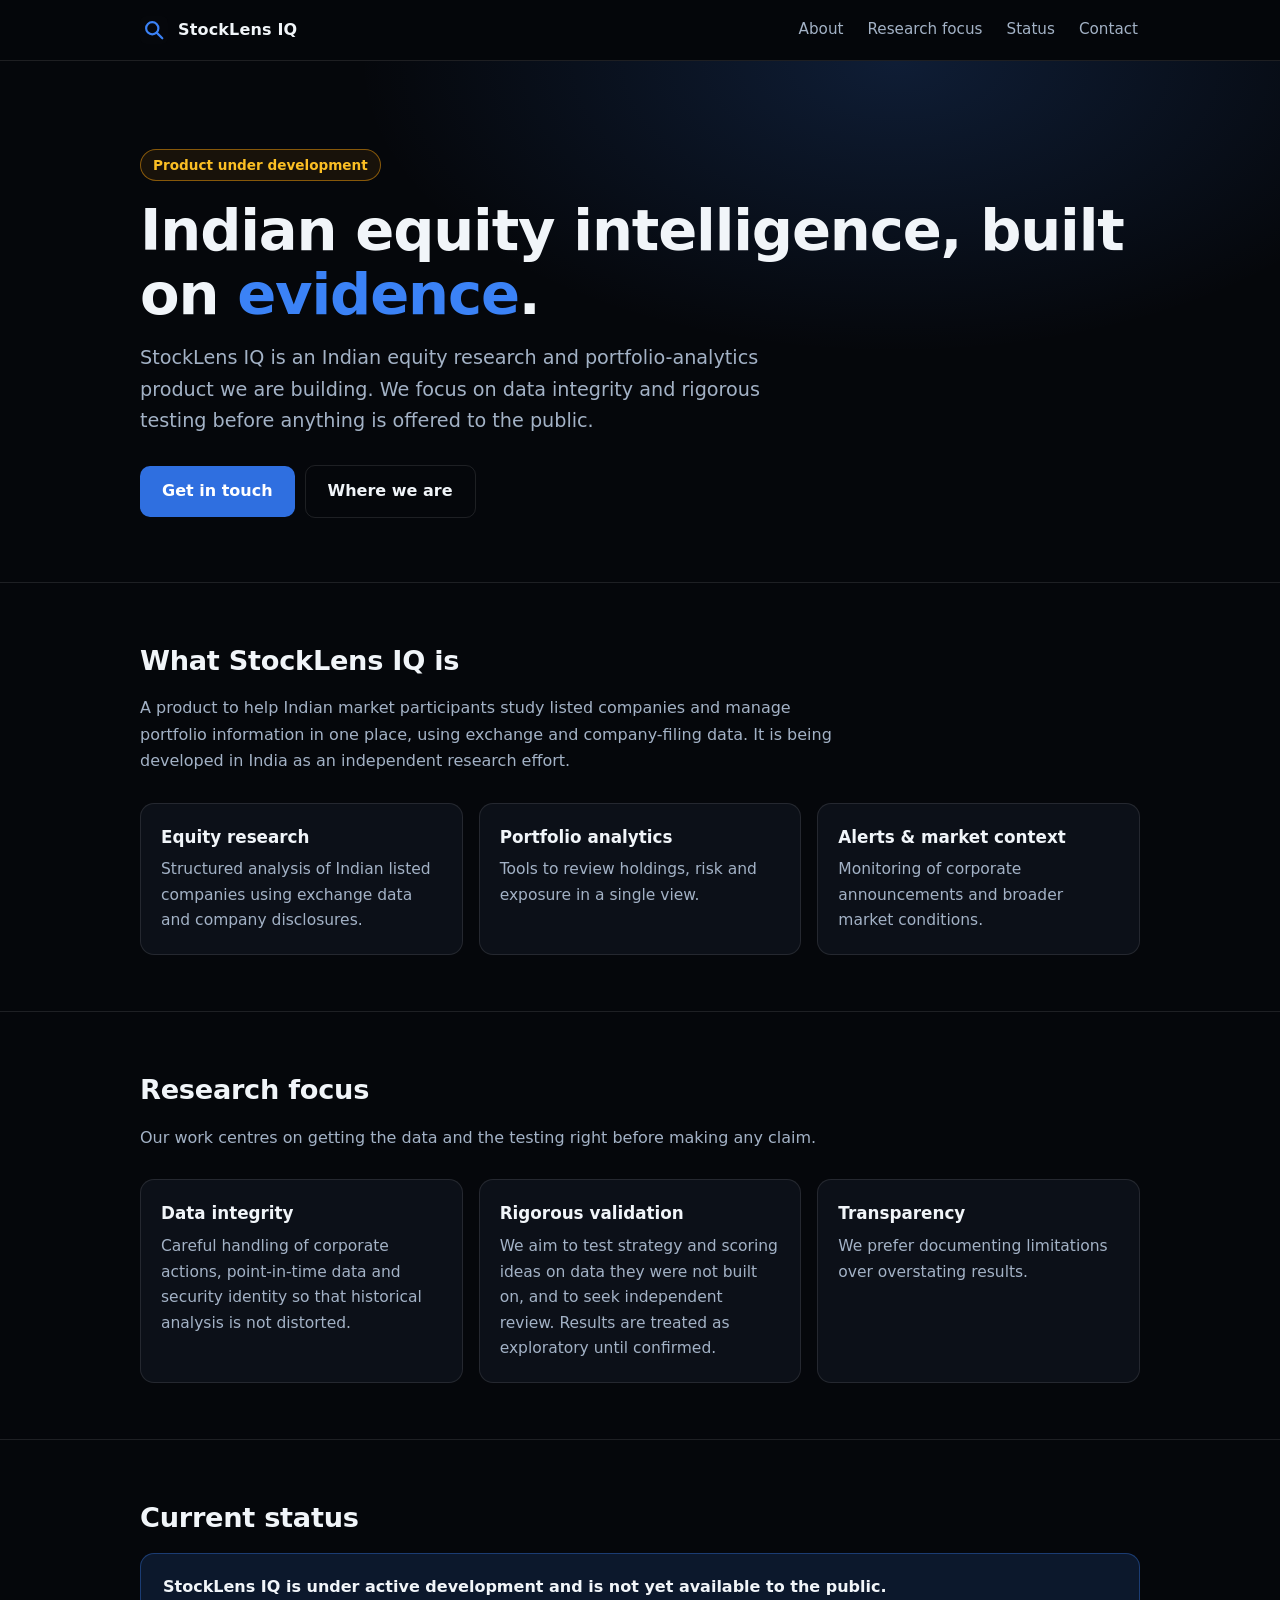
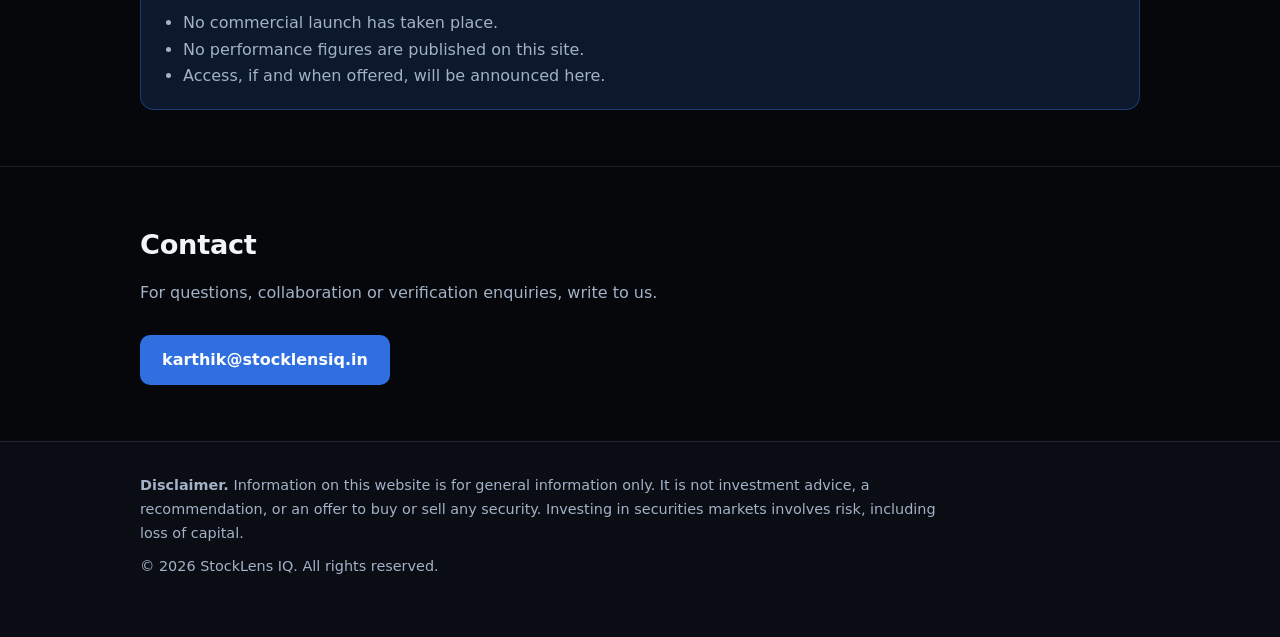
<file: index.html>
<!doctype html>
<html lang="en">
<head>
<meta charset="utf-8">
<meta name="viewport" content="width=device-width,initial-scale=1">
<title>StockLens IQ — Indian equity intelligence, in development</title>
<meta name="description" content="StockLens IQ is an Indian equity research and portfolio-analytics product currently under development. Learn about our research focus and get in touch.">
<meta name="theme-color" content="#05070b">
<link rel="icon" href="favicon.svg" type="image/svg+xml">
<link rel="canonical" href="https://stocklensiq.in/">
<meta property="og:type" content="website">
<meta property="og:title" content="StockLens IQ — Indian equity intelligence, in development">
<meta property="og:description" content="Research-first Indian equity intelligence and portfolio analytics. Product under development.">
<meta property="og:url" content="https://stocklensiq.in/">
<link rel="stylesheet" href="styles.css">
</head>
<body>
<a class="skip" href="#main">Skip to content</a>
<header class="site"><div class="wrap">
  <a class="brand" href="./"><img src="favicon.svg" alt="" width="28" height="28"><span>StockLens IQ</span></a>
  <nav aria-label="Primary"><a href="#about">About</a><a href="#focus">Research focus</a><a href="#status">Status</a><a href="#contact">Contact</a></nav>
</div></header>
<main id="main">
<div class="hero"><div class="wrap">
  <span class="badge">Product under development</span>
  <h1>Indian equity intelligence, built on <span>evidence</span>.</h1>
  <p class="lead">StockLens IQ is an Indian equity research and portfolio-analytics product we are building. We focus on data integrity and rigorous testing before anything is offered to the public.</p>
  <a class="btn" href="#contact">Get in touch</a><a class="btn ghost" href="#status">Where we are</a>
</div></div>

<section id="about"><div class="wrap">
  <h2>What StockLens IQ is</h2>
  <p class="sub">A product to help Indian market participants study listed companies and manage portfolio information in one place, using exchange and company-filing data. It is being developed in India as an independent research effort.</p>
  <div class="grid">
    <div class="card"><h3>Equity research</h3><p>Structured analysis of Indian listed companies using exchange data and company disclosures.</p></div>
    <div class="card"><h3>Portfolio analytics</h3><p>Tools to review holdings, risk and exposure in a single view.</p></div>
    <div class="card"><h3>Alerts &amp; market context</h3><p>Monitoring of corporate announcements and broader market conditions.</p></div>
  </div>
</div></section>

<section id="focus"><div class="wrap">
  <h2>Research focus</h2>
  <p class="sub">Our work centres on getting the data and the testing right before making any claim.</p>
  <div class="grid">
    <div class="card"><h3>Data integrity</h3><p>Careful handling of corporate actions, point-in-time data and security identity so that historical analysis is not distorted.</p></div>
    <div class="card"><h3>Rigorous validation</h3><p>We aim to test strategy and scoring ideas on data they were not built on, and to seek independent review. Results are treated as exploratory until confirmed.</p></div>
    <div class="card"><h3>Transparency</h3><p>We prefer documenting limitations over overstating results.</p></div>
  </div>
</div></section>

<section id="status"><div class="wrap">
  <h2>Current status</h2>
  <div class="status">
    <strong>StockLens IQ is under active development and is not yet available to the public.</strong>
    <ul>
      <li>No commercial launch has taken place.</li>
      <li>No performance figures are published on this site.</li>
      <li>Access, if and when offered, will be announced here.</li>
    </ul>
  </div>
</div></section>

<section id="contact"><div class="wrap">
  <h2>Contact</h2>
  <p class="sub">For questions, collaboration or verification enquiries, write to us.</p>
  <a class="btn" href="mailto:karthik@stocklensiq.in">karthik@stocklensiq.in</a>
</div></section>
</main>
<footer><div class="wrap">
  <p><strong>Disclaimer.</strong> Information on this website is for general information only. It is not investment advice, a recommendation, or an offer to buy or sell any security. Investing in securities markets involves risk, including loss of capital.</p>
  <p>&copy; 2026 StockLens IQ. All rights reserved.</p>
</div></footer>
</body>
</html>
</file>
<file: styles.css>
:root{--bg:#05070b;--bg2:#0a0d14;--card:#0c1018;--fg:#f1f5f9;--muted:#a3b2c6;--accent:#3b82f6;--accent-soft:rgba(59,130,246,.14);--border:rgba(255,255,255,.1)}
*{box-sizing:border-box}
html{scroll-behavior:smooth}
body{margin:0;background:var(--bg);color:var(--fg);font:16px/1.65 "DM Sans",system-ui,-apple-system,"Segoe UI",Roboto,sans-serif;-webkit-font-smoothing:antialiased}
a{color:#7db0ff}a:hover{color:#fff}
:focus-visible{outline:3px solid #fff;outline-offset:3px;border-radius:4px}
.skip{position:absolute;left:-999px;top:8px;background:#fff;color:#000;padding:8px 12px;border-radius:6px;z-index:10}
.skip:focus{left:8px}
.wrap{max-width:1040px;margin:0 auto;padding:0 20px}
header.site{border-bottom:1px solid var(--border);background:rgba(5,7,11,.9);position:sticky;top:0;z-index:5}
header.site .wrap{display:flex;align-items:center;justify-content:space-between;min-height:60px;gap:16px;flex-wrap:wrap}
.brand{display:flex;align-items:center;gap:10px;font-weight:700;color:var(--fg);text-decoration:none;letter-spacing:.01em}
.brand img{width:28px;height:28px}
nav a{color:var(--muted);text-decoration:none;margin-left:20px;font-size:.95rem;display:inline-block;padding:10px 2px}
nav a:hover{color:#fff}
.hero{padding:88px 0 64px;background:radial-gradient(60% 80% at 70% 0%,rgba(59,130,246,.18),transparent 70%)}
.badge{display:inline-block;border:1px solid rgba(245,158,11,.5);color:#fbbf24;background:rgba(245,158,11,.08);padding:4px 12px;border-radius:999px;font-size:.85rem;font-weight:600}
h1{font-size:clamp(2.1rem,6vw,3.6rem);line-height:1.1;margin:18px 0 16px;letter-spacing:-.02em}
h1 span{color:var(--accent)}
.lead{font-size:1.2rem;color:var(--muted);max-width:680px;margin:0 0 28px}
.btn{display:inline-block;background:#2f6fe0;color:#fff;text-decoration:none;font-weight:600;padding:12px 22px;border-radius:10px}
.btn:hover{background:#2a62c8;color:#fff}
.btn.ghost{background:transparent;border:1px solid var(--border);color:var(--fg);margin-left:10px}
section{scroll-margin-top:80px;padding:56px 0;border-top:1px solid var(--border)}
h2{font-size:1.7rem;margin:0 0 12px;letter-spacing:-.01em}
.sub{color:var(--muted);max-width:720px;margin:0 0 28px}
.grid{display:grid;grid-template-columns:repeat(auto-fit,minmax(240px,1fr));gap:16px}
.card{background:var(--card);border:1px solid var(--border);border-radius:14px;padding:20px}
.card h3{margin:0 0 6px;font-size:1.05rem}
.card p{margin:0;color:var(--muted);font-size:.97rem}
.status{background:var(--accent-soft);border:1px solid rgba(59,130,246,.35);border-radius:14px;padding:20px 22px}
.status ul{margin:10px 0 0;padding-left:20px;color:var(--muted)}
footer{border-top:1px solid var(--border);padding:32px 0 48px;color:var(--muted);font-size:.9rem;background:var(--bg2)}
footer p{margin:0 0 10px;max-width:820px}
@media (max-width:560px){nav a{margin:0 14px 0 0}.btn.ghost{margin:12px 0 0}.hero{padding:56px 0 40px}}
@media (prefers-reduced-motion:reduce){html{scroll-behavior:auto}}
</file>
